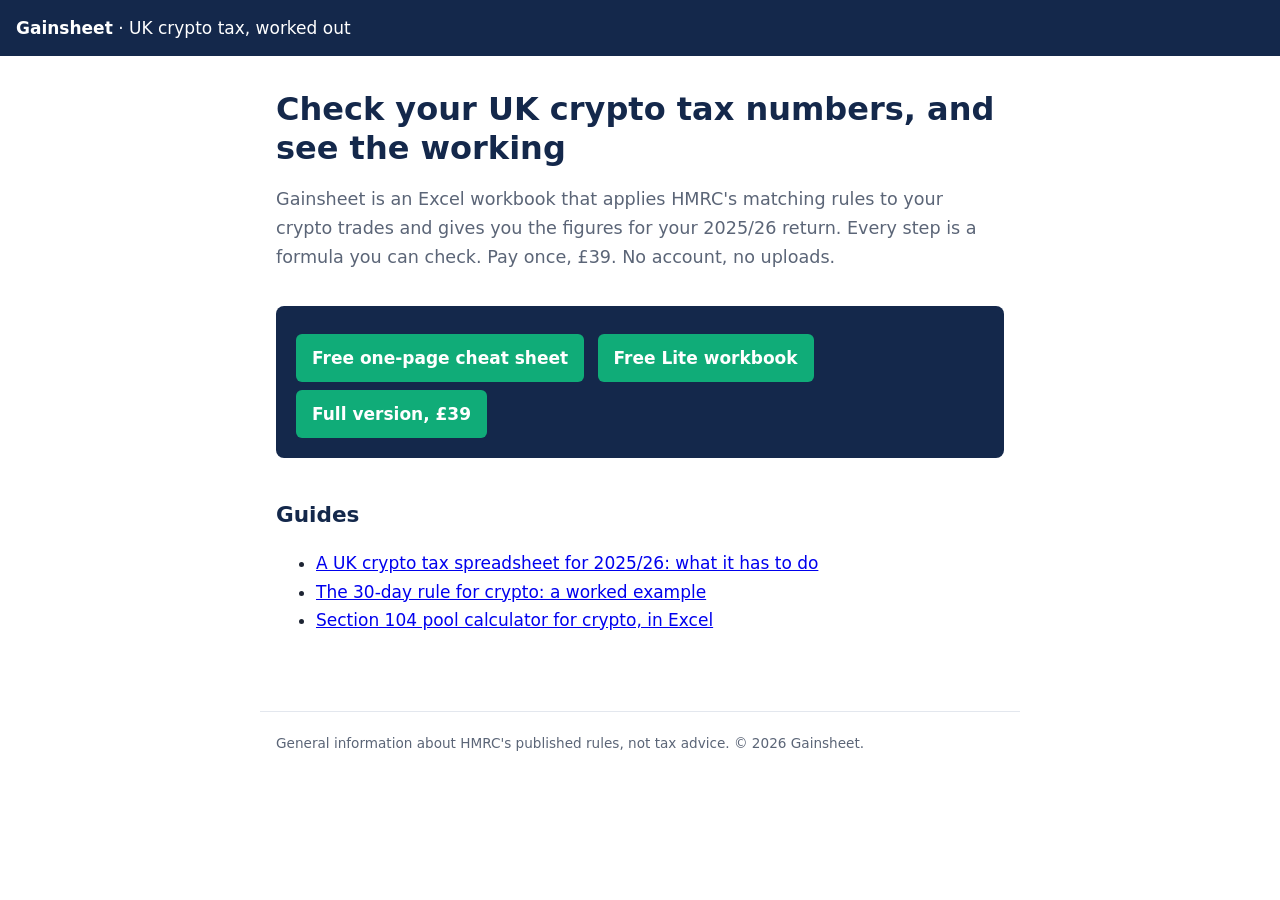
<file: index.html>
<!doctype html>
<html lang="en-GB">
<head>
<meta charset="utf-8">
<meta name="viewport" content="width=device-width,initial-scale=1">
<title>Gainsheet: UK crypto tax, worked out in Excel</title>
<meta name="description" content="An Excel workbook that applies HMRC's same-day, 30-day and Section 104 rules to your crypto trades and gives you the SA108 figures, with every step visible.">
<link rel="stylesheet" href="style.css">
<link rel="canonical" href="https://gainsheet.co.uk/">
</head>
<body>
<header><a href="index.html">Gainsheet</a> · UK crypto tax, worked out</header>
<main>
<h1>Check your UK crypto tax numbers, and see the working</h1>
<p class="lede">Gainsheet is an Excel workbook that applies HMRC's matching rules to your crypto trades and gives you the figures for your 2025/26 return. Every step is a formula you can check. Pay once, £39. No account, no uploads.</p>
<div class="cta">
<a class="btn" href="https://gainsheet.gumroad.com/l/crypto-tax-cheat-sheet">Free one-page cheat sheet</a>
<a class="btn" href="https://gainsheet.gumroad.com/l/uk-crypto-tax-free">Free Lite workbook</a>
<a class="btn" href="https://gainsheet.gumroad.com/l/uk-crypto-tax">Full version, £39</a>
</div>
<h2>Guides</h2>
<ul>
<li><a href="uk-crypto-tax-spreadsheet.html">A UK crypto tax spreadsheet for 2025/26: what it has to do</a></li>
<li><a href="crypto-30-day-rule-example.html">The 30-day rule for crypto: a worked example</a></li>
<li><a href="section-104-pool-calculator-excel.html">Section 104 pool calculator for crypto, in Excel</a></li>
</ul>
</main>
<footer>General information about HMRC's published rules, not tax advice. © 2026 Gainsheet.</footer>
</body>
</html>
</file>
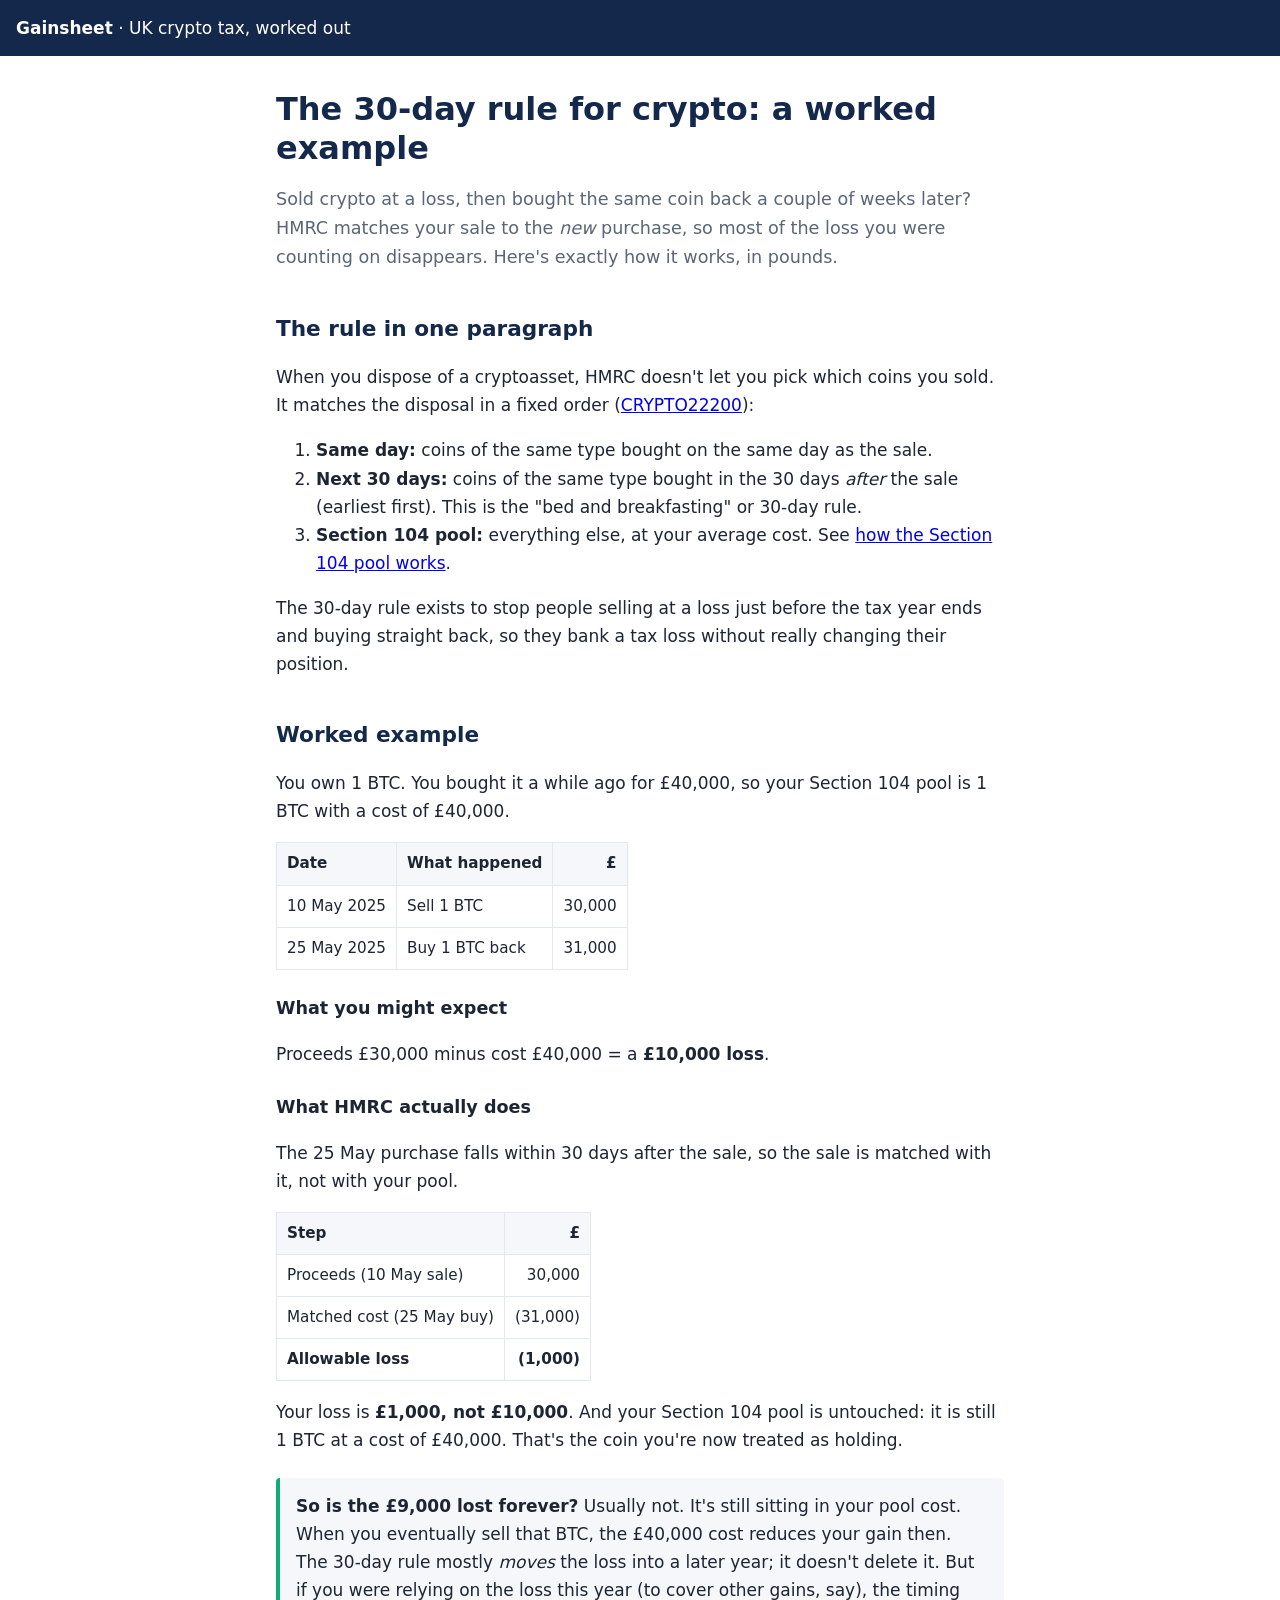
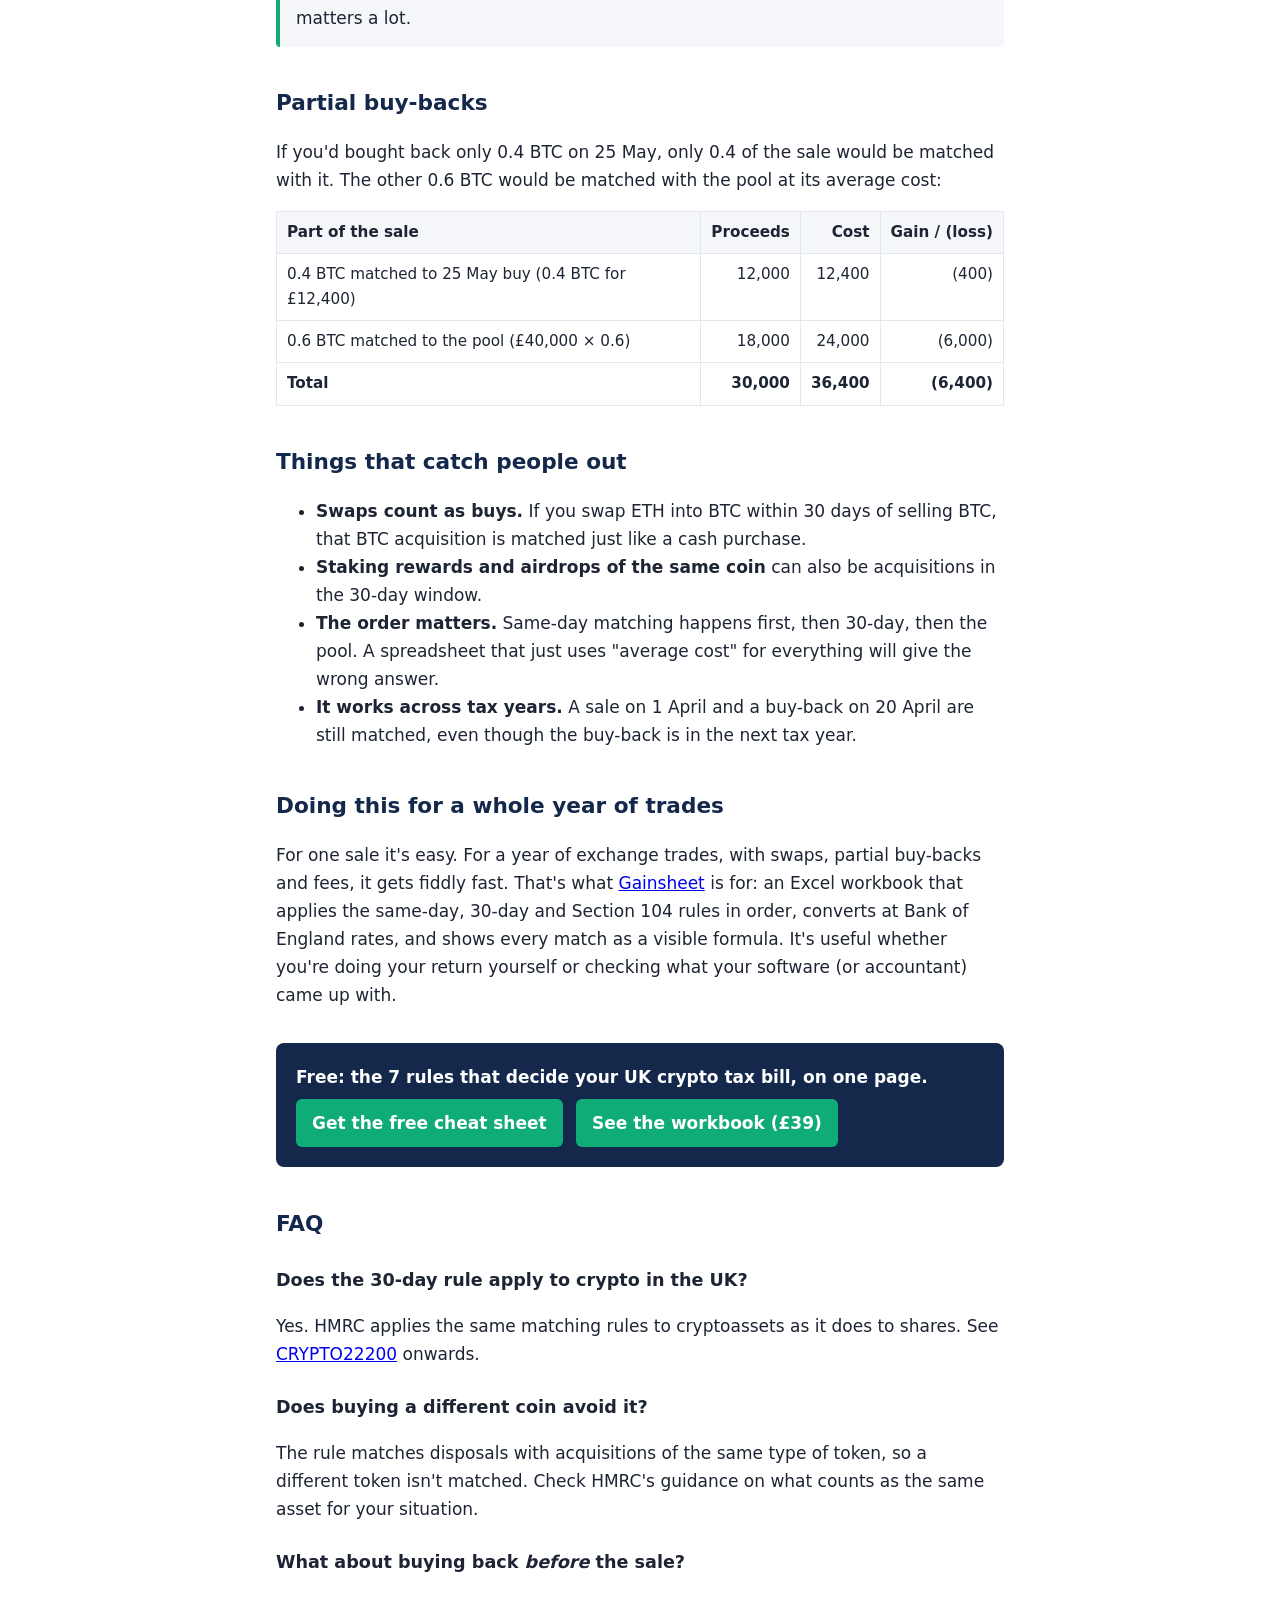
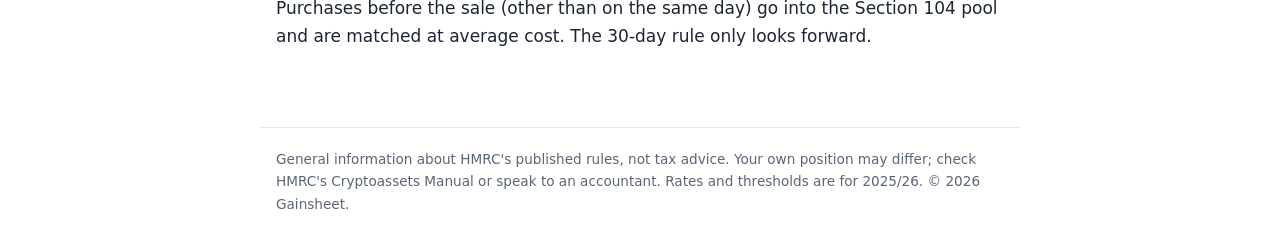
<file: crypto-30-day-rule-example.html>
<!doctype html>
<html lang="en-GB">
<head>
<meta charset="utf-8">
<meta name="viewport" content="width=device-width,initial-scale=1">
<title>The 30-day rule for crypto (UK): a worked example | Gainsheet</title>
<meta name="description" content="How HMRC's 30-day 'bed and breakfasting' rule shrinks a crypto loss when you buy back within 30 days, with a step-by-step worked example in pounds.">
<link rel="stylesheet" href="style.css">
<link rel="canonical" href="https://gainsheet.co.uk/crypto-30-day-rule-example.html">
<script type="application/ld+json">
{"@context":"https://schema.org","@type":"FAQPage","mainEntity":[
{"@type":"Question","name":"Does the 30-day rule apply to crypto in the UK?","acceptedAnswer":{"@type":"Answer","text":"Yes. HMRC applies the same matching rules to cryptoassets as to shares: same-day acquisitions first, then acquisitions in the 30 days after the disposal, then the Section 104 pool (Cryptoassets Manual CRYPTO22200 onwards)."}},
{"@type":"Question","name":"Does buying a different coin avoid the 30-day rule?","acceptedAnswer":{"@type":"Answer","text":"The rule matches disposals with acquisitions of the same type of token. Buying a different token is not matched, but check HMRC's guidance on what counts as the same asset for your position."}},
{"@type":"Question","name":"Is the loss gone for good under the 30-day rule?","acceptedAnswer":{"@type":"Answer","text":"Usually not. The loss you expected is reduced now, but the higher cost of your older holding stays in your Section 104 pool and reduces the gain when you eventually sell it."}}
]}
</script>
</head>
<body>
<header><a href="index.html">Gainsheet</a> · UK crypto tax, worked out</header>
<main>
<h1>The 30-day rule for crypto: a worked example</h1>
<p class="lede">Sold crypto at a loss, then bought the same coin back a couple of weeks later? HMRC matches your sale to the <em>new</em> purchase, so most of the loss you were counting on disappears. Here's exactly how it works, in pounds.</p>

<h2>The rule in one paragraph</h2>
<p>When you dispose of a cryptoasset, HMRC doesn't let you pick which coins you sold. It matches the disposal in a fixed order (<a href="https://www.gov.uk/hmrc-internal-manuals/cryptoassets-manual/crypto22200">CRYPTO22200</a>):</p>
<ol>
<li><strong>Same day:</strong> coins of the same type bought on the same day as the sale.</li>
<li><strong>Next 30 days:</strong> coins of the same type bought in the 30 days <em>after</em> the sale (earliest first). This is the "bed and breakfasting" or 30-day rule.</li>
<li><strong>Section 104 pool:</strong> everything else, at your average cost. See <a href="section-104-pool-calculator-excel.html">how the Section 104 pool works</a>.</li>
</ol>
<p>The 30-day rule exists to stop people selling at a loss just before the tax year ends and buying straight back, so they bank a tax loss without really changing their position.</p>

<h2>Worked example</h2>
<p>You own 1 BTC. You bought it a while ago for £40,000, so your Section 104 pool is 1 BTC with a cost of £40,000.</p>
<table>
<tr><th>Date</th><th>What happened</th><th class="n">£</th></tr>
<tr><td>10 May 2025</td><td>Sell 1 BTC</td><td class="n">30,000</td></tr>
<tr><td>25 May 2025</td><td>Buy 1 BTC back</td><td class="n">31,000</td></tr>
</table>

<h3>What you might expect</h3>
<p>Proceeds £30,000 minus cost £40,000 = a <strong>£10,000 loss</strong>.</p>

<h3>What HMRC actually does</h3>
<p>The 25 May purchase falls within 30 days after the sale, so the sale is matched with it, not with your pool.</p>
<table>
<tr><th>Step</th><th class="n">£</th></tr>
<tr><td>Proceeds (10 May sale)</td><td class="n">30,000</td></tr>
<tr><td>Matched cost (25 May buy)</td><td class="n">(31,000)</td></tr>
<tr><td><strong>Allowable loss</strong></td><td class="n"><strong>(1,000)</strong></td></tr>
</table>
<p>Your loss is <strong>£1,000, not £10,000</strong>. And your Section 104 pool is untouched: it is still 1 BTC at a cost of £40,000. That's the coin you're now treated as holding.</p>

<div class="box"><strong>So is the £9,000 lost forever?</strong> Usually not. It's still sitting in your pool cost. When you eventually sell that BTC, the £40,000 cost reduces your gain then. The 30-day rule mostly <em>moves</em> the loss into a later year; it doesn't delete it. But if you were relying on the loss this year (to cover other gains, say), the timing matters a lot.</div>

<h2>Partial buy-backs</h2>
<p>If you'd bought back only 0.4 BTC on 25 May, only 0.4 of the sale would be matched with it. The other 0.6 BTC would be matched with the pool at its average cost:</p>
<table>
<tr><th>Part of the sale</th><th class="n">Proceeds</th><th class="n">Cost</th><th class="n">Gain / (loss)</th></tr>
<tr><td>0.4 BTC matched to 25 May buy (0.4 BTC for £12,400)</td><td class="n">12,000</td><td class="n">12,400</td><td class="n">(400)</td></tr>
<tr><td>0.6 BTC matched to the pool (£40,000 × 0.6)</td><td class="n">18,000</td><td class="n">24,000</td><td class="n">(6,000)</td></tr>
<tr><td><strong>Total</strong></td><td class="n"><strong>30,000</strong></td><td class="n"><strong>36,400</strong></td><td class="n"><strong>(6,400)</strong></td></tr>
</table>

<h2>Things that catch people out</h2>
<ul>
<li><strong>Swaps count as buys.</strong> If you swap ETH into BTC within 30 days of selling BTC, that BTC acquisition is matched just like a cash purchase.</li>
<li><strong>Staking rewards and airdrops of the same coin</strong> can also be acquisitions in the 30-day window.</li>
<li><strong>The order matters.</strong> Same-day matching happens first, then 30-day, then the pool. A spreadsheet that just uses "average cost" for everything will give the wrong answer.</li>
<li><strong>It works across tax years.</strong> A sale on 1 April and a buy-back on 20 April are still matched, even though the buy-back is in the next tax year.</li>
</ul>

<h2>Doing this for a whole year of trades</h2>
<p>For one sale it's easy. For a year of exchange trades, with swaps, partial buy-backs and fees, it gets fiddly fast. That's what <a href="https://gainsheet.gumroad.com/l/uk-crypto-tax">Gainsheet</a> is for: an Excel workbook that applies the same-day, 30-day and Section 104 rules in order, converts at Bank of England rates, and shows every match as a visible formula. It's useful whether you're doing your return yourself or checking what your software (or accountant) came up with.</p>

<div class="cta">
<strong>Free: the 7 rules that decide your UK crypto tax bill, on one page.</strong><br>
<a class="btn" href="https://gainsheet.gumroad.com/l/crypto-tax-cheat-sheet">Get the free cheat sheet</a>
<a class="btn" href="https://gainsheet.gumroad.com/l/uk-crypto-tax">See the workbook (£39)</a>
</div>

<h2>FAQ</h2>
<h3>Does the 30-day rule apply to crypto in the UK?</h3>
<p>Yes. HMRC applies the same matching rules to cryptoassets as it does to shares. See <a href="https://www.gov.uk/hmrc-internal-manuals/cryptoassets-manual/crypto22200">CRYPTO22200</a> onwards.</p>
<h3>Does buying a different coin avoid it?</h3>
<p>The rule matches disposals with acquisitions of the same type of token, so a different token isn't matched. Check HMRC's guidance on what counts as the same asset for your situation.</p>
<h3>What about buying back <em>before</em> the sale?</h3>
<p>Purchases before the sale (other than on the same day) go into the Section 104 pool and are matched at average cost. The 30-day rule only looks forward.</p>
</main>
<footer>General information about HMRC's published rules, not tax advice. Your own position may differ; check HMRC's Cryptoassets Manual or speak to an accountant. Rates and thresholds are for 2025/26. © 2026 Gainsheet.</footer>
</body>
</html>
</file>
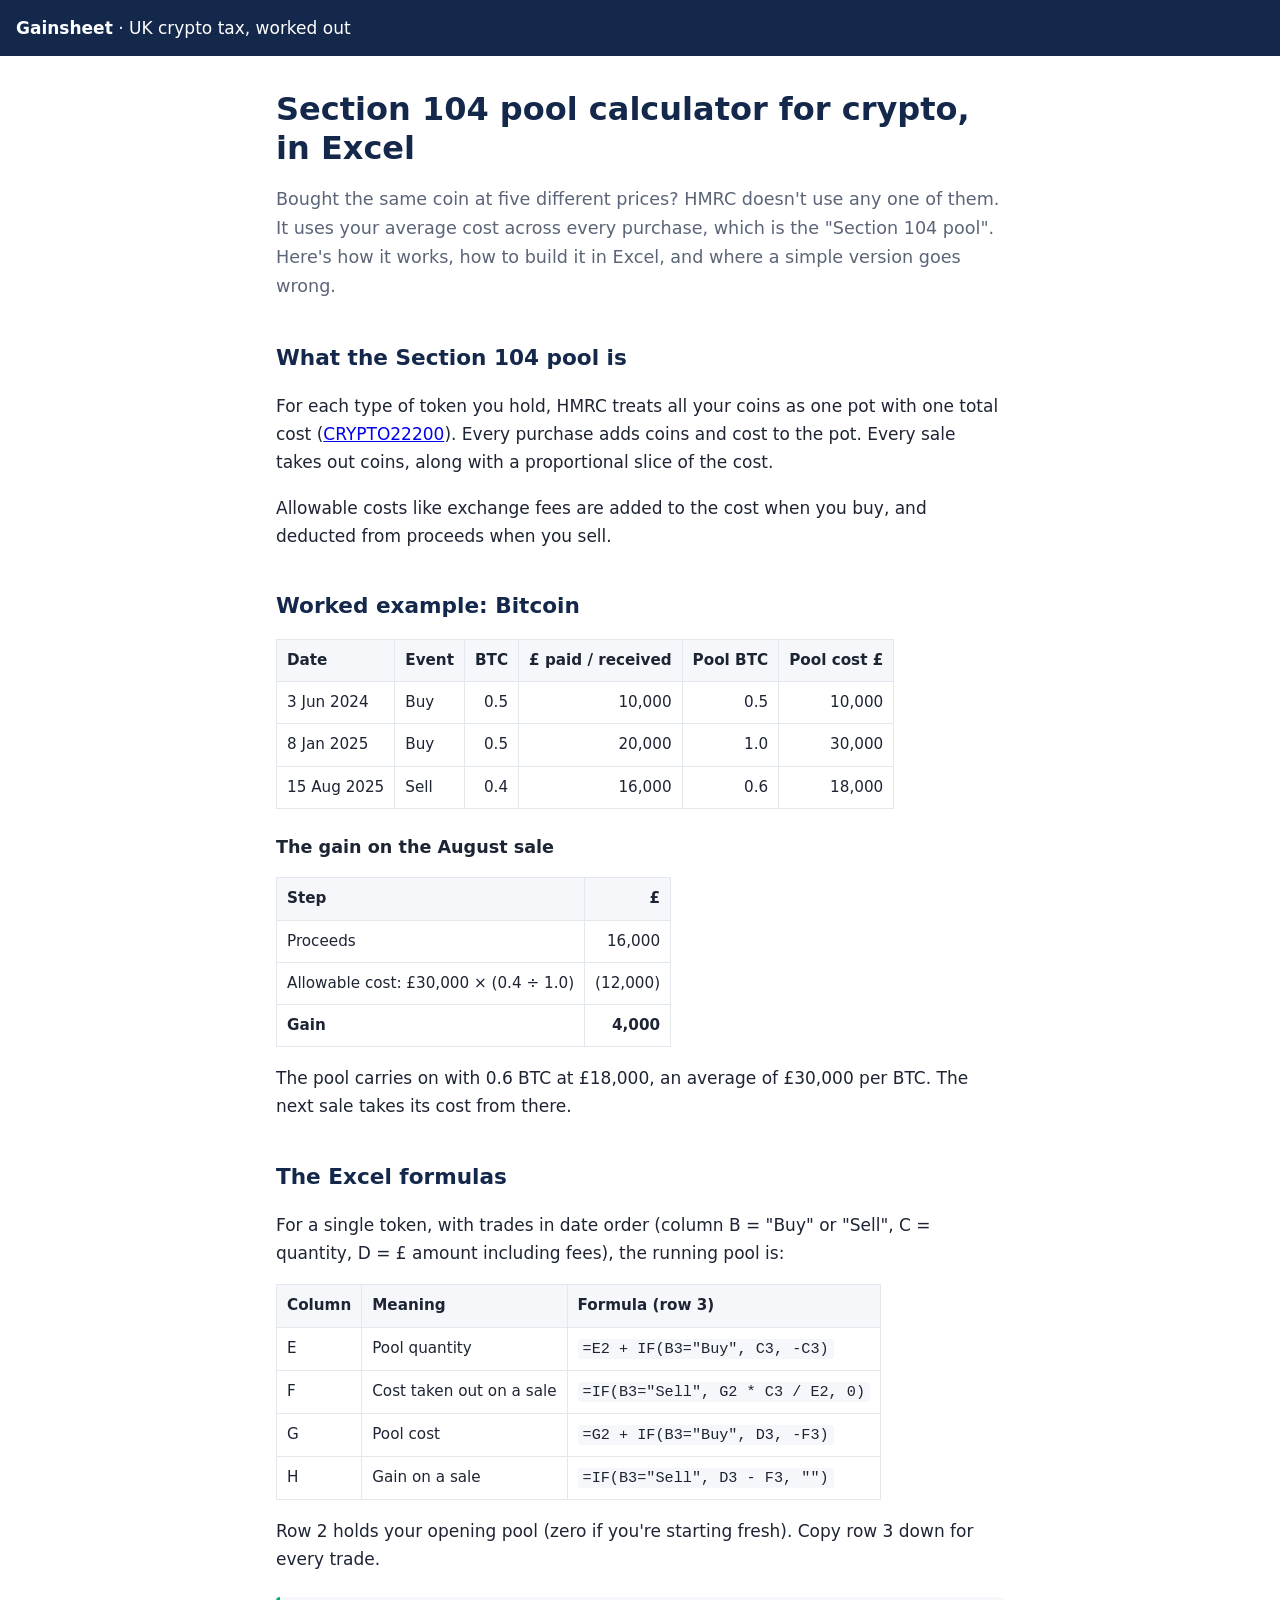
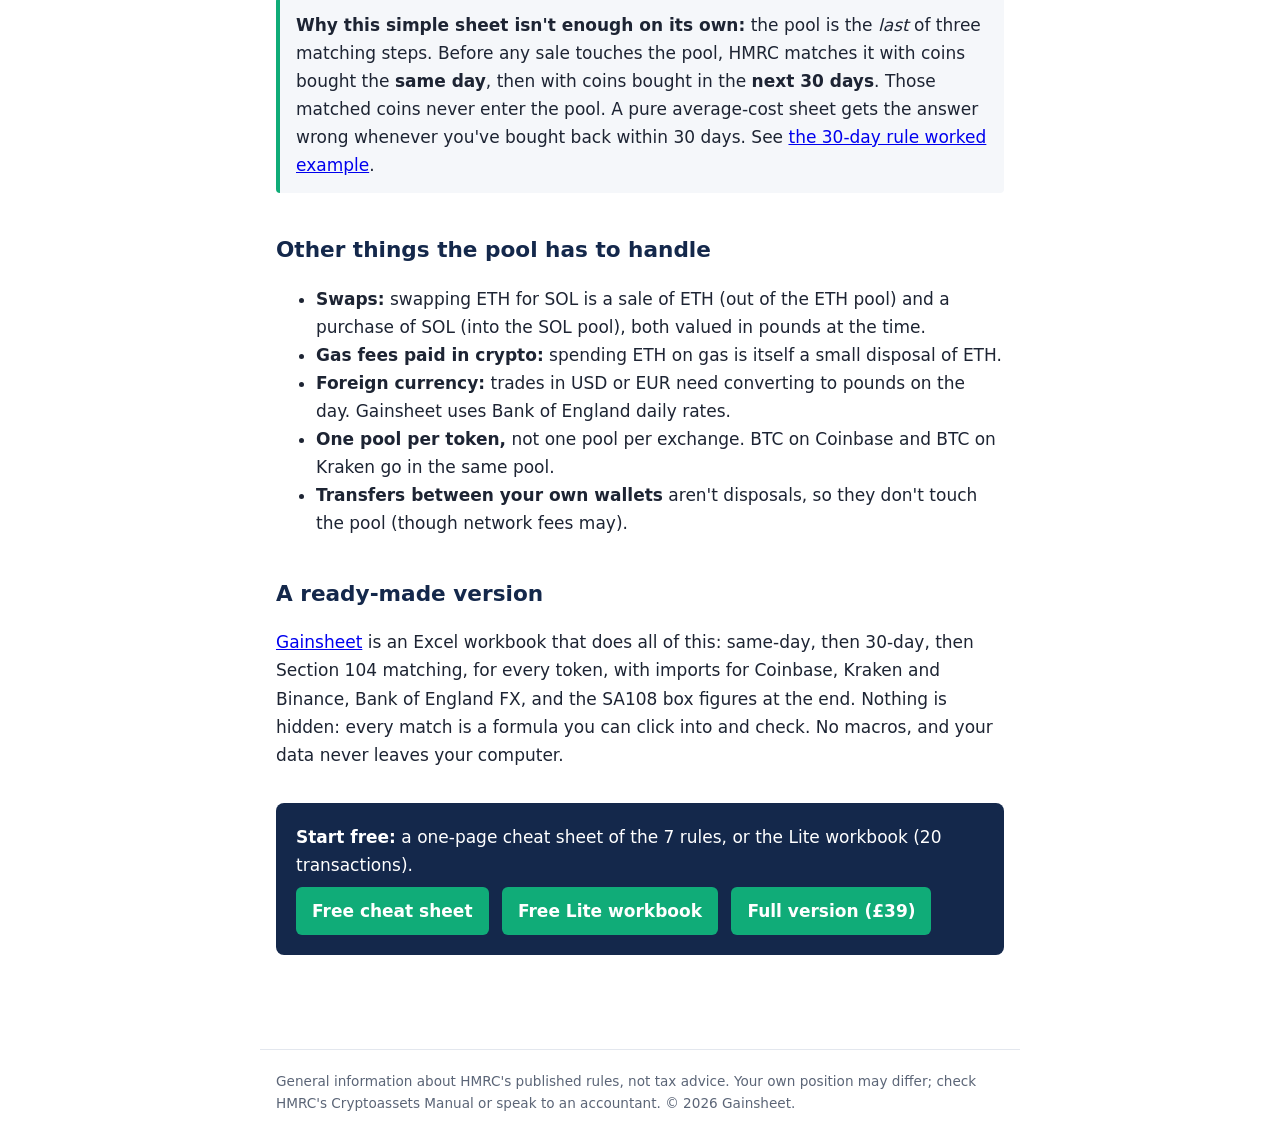
<file: section-104-pool-calculator-excel.html>
<!doctype html>
<html lang="en-GB">
<head>
<meta charset="utf-8">
<meta name="viewport" content="width=device-width,initial-scale=1">
<title>Section 104 pool calculator for crypto in Excel (UK) | Gainsheet</title>
<meta name="description" content="How the Section 104 pool works for UK crypto, with a worked Bitcoin example, the Excel formulas behind it, and where a simple average-cost sheet goes wrong.">
<link rel="stylesheet" href="style.css">
<link rel="canonical" href="https://gainsheet.co.uk/section-104-pool-calculator-excel.html">
</head>
<body>
<header><a href="index.html">Gainsheet</a> · UK crypto tax, worked out</header>
<main>
<h1>Section 104 pool calculator for crypto, in Excel</h1>
<p class="lede">Bought the same coin at five different prices? HMRC doesn't use any one of them. It uses your average cost across every purchase, which is the "Section 104 pool". Here's how it works, how to build it in Excel, and where a simple version goes wrong.</p>

<h2>What the Section 104 pool is</h2>
<p>For each type of token you hold, HMRC treats all your coins as one pot with one total cost (<a href="https://www.gov.uk/hmrc-internal-manuals/cryptoassets-manual/crypto22200">CRYPTO22200</a>). Every purchase adds coins and cost to the pot. Every sale takes out coins, along with a proportional slice of the cost.</p>
<p>Allowable costs like exchange fees are added to the cost when you buy, and deducted from proceeds when you sell.</p>

<h2>Worked example: Bitcoin</h2>
<table>
<tr><th>Date</th><th>Event</th><th class="n">BTC</th><th class="n">£ paid / received</th><th class="n">Pool BTC</th><th class="n">Pool cost £</th></tr>
<tr><td>3 Jun 2024</td><td>Buy</td><td class="n">0.5</td><td class="n">10,000</td><td class="n">0.5</td><td class="n">10,000</td></tr>
<tr><td>8 Jan 2025</td><td>Buy</td><td class="n">0.5</td><td class="n">20,000</td><td class="n">1.0</td><td class="n">30,000</td></tr>
<tr><td>15 Aug 2025</td><td>Sell</td><td class="n">0.4</td><td class="n">16,000</td><td class="n">0.6</td><td class="n">18,000</td></tr>
</table>

<h3>The gain on the August sale</h3>
<table>
<tr><th>Step</th><th class="n">£</th></tr>
<tr><td>Proceeds</td><td class="n">16,000</td></tr>
<tr><td>Allowable cost: £30,000 × (0.4 ÷ 1.0)</td><td class="n">(12,000)</td></tr>
<tr><td><strong>Gain</strong></td><td class="n"><strong>4,000</strong></td></tr>
</table>
<p>The pool carries on with 0.6 BTC at £18,000, an average of £30,000 per BTC. The next sale takes its cost from there.</p>

<h2>The Excel formulas</h2>
<p>For a single token, with trades in date order (column B = "Buy" or "Sell", C = quantity, D = £ amount including fees), the running pool is:</p>
<table>
<tr><th>Column</th><th>Meaning</th><th>Formula (row 3)</th></tr>
<tr><td>E</td><td>Pool quantity</td><td><code>=E2 + IF(B3="Buy", C3, -C3)</code></td></tr>
<tr><td>F</td><td>Cost taken out on a sale</td><td><code>=IF(B3="Sell", G2 * C3 / E2, 0)</code></td></tr>
<tr><td>G</td><td>Pool cost</td><td><code>=G2 + IF(B3="Buy", D3, -F3)</code></td></tr>
<tr><td>H</td><td>Gain on a sale</td><td><code>=IF(B3="Sell", D3 - F3, "")</code></td></tr>
</table>
<p>Row 2 holds your opening pool (zero if you're starting fresh). Copy row 3 down for every trade.</p>

<div class="box"><strong>Why this simple sheet isn't enough on its own:</strong> the pool is the <em>last</em> of three matching steps. Before any sale touches the pool, HMRC matches it with coins bought the <strong>same day</strong>, then with coins bought in the <strong>next 30 days</strong>. Those matched coins never enter the pool. A pure average-cost sheet gets the answer wrong whenever you've bought back within 30 days. See <a href="crypto-30-day-rule-example.html">the 30-day rule worked example</a>.</div>

<h2>Other things the pool has to handle</h2>
<ul>
<li><strong>Swaps:</strong> swapping ETH for SOL is a sale of ETH (out of the ETH pool) and a purchase of SOL (into the SOL pool), both valued in pounds at the time.</li>
<li><strong>Gas fees paid in crypto:</strong> spending ETH on gas is itself a small disposal of ETH.</li>
<li><strong>Foreign currency:</strong> trades in USD or EUR need converting to pounds on the day. Gainsheet uses Bank of England daily rates.</li>
<li><strong>One pool per token,</strong> not one pool per exchange. BTC on Coinbase and BTC on Kraken go in the same pool.</li>
<li><strong>Transfers between your own wallets</strong> aren't disposals, so they don't touch the pool (though network fees may).</li>
</ul>

<h2>A ready-made version</h2>
<p><a href="https://gainsheet.gumroad.com/l/uk-crypto-tax">Gainsheet</a> is an Excel workbook that does all of this: same-day, then 30-day, then Section 104 matching, for every token, with imports for Coinbase, Kraken and Binance, Bank of England FX, and the SA108 box figures at the end. Nothing is hidden: every match is a formula you can click into and check. No macros, and your data never leaves your computer.</p>

<div class="cta">
<strong>Start free:</strong> a one-page cheat sheet of the 7 rules, or the Lite workbook (20 transactions).<br>
<a class="btn" href="https://gainsheet.gumroad.com/l/crypto-tax-cheat-sheet">Free cheat sheet</a>
<a class="btn" href="https://gainsheet.gumroad.com/l/uk-crypto-tax-free">Free Lite workbook</a>
<a class="btn" href="https://gainsheet.gumroad.com/l/uk-crypto-tax">Full version (£39)</a>
</div>
</main>
<footer>General information about HMRC's published rules, not tax advice. Your own position may differ; check HMRC's Cryptoassets Manual or speak to an accountant. © 2026 Gainsheet.</footer>
</body>
</html>
</file>
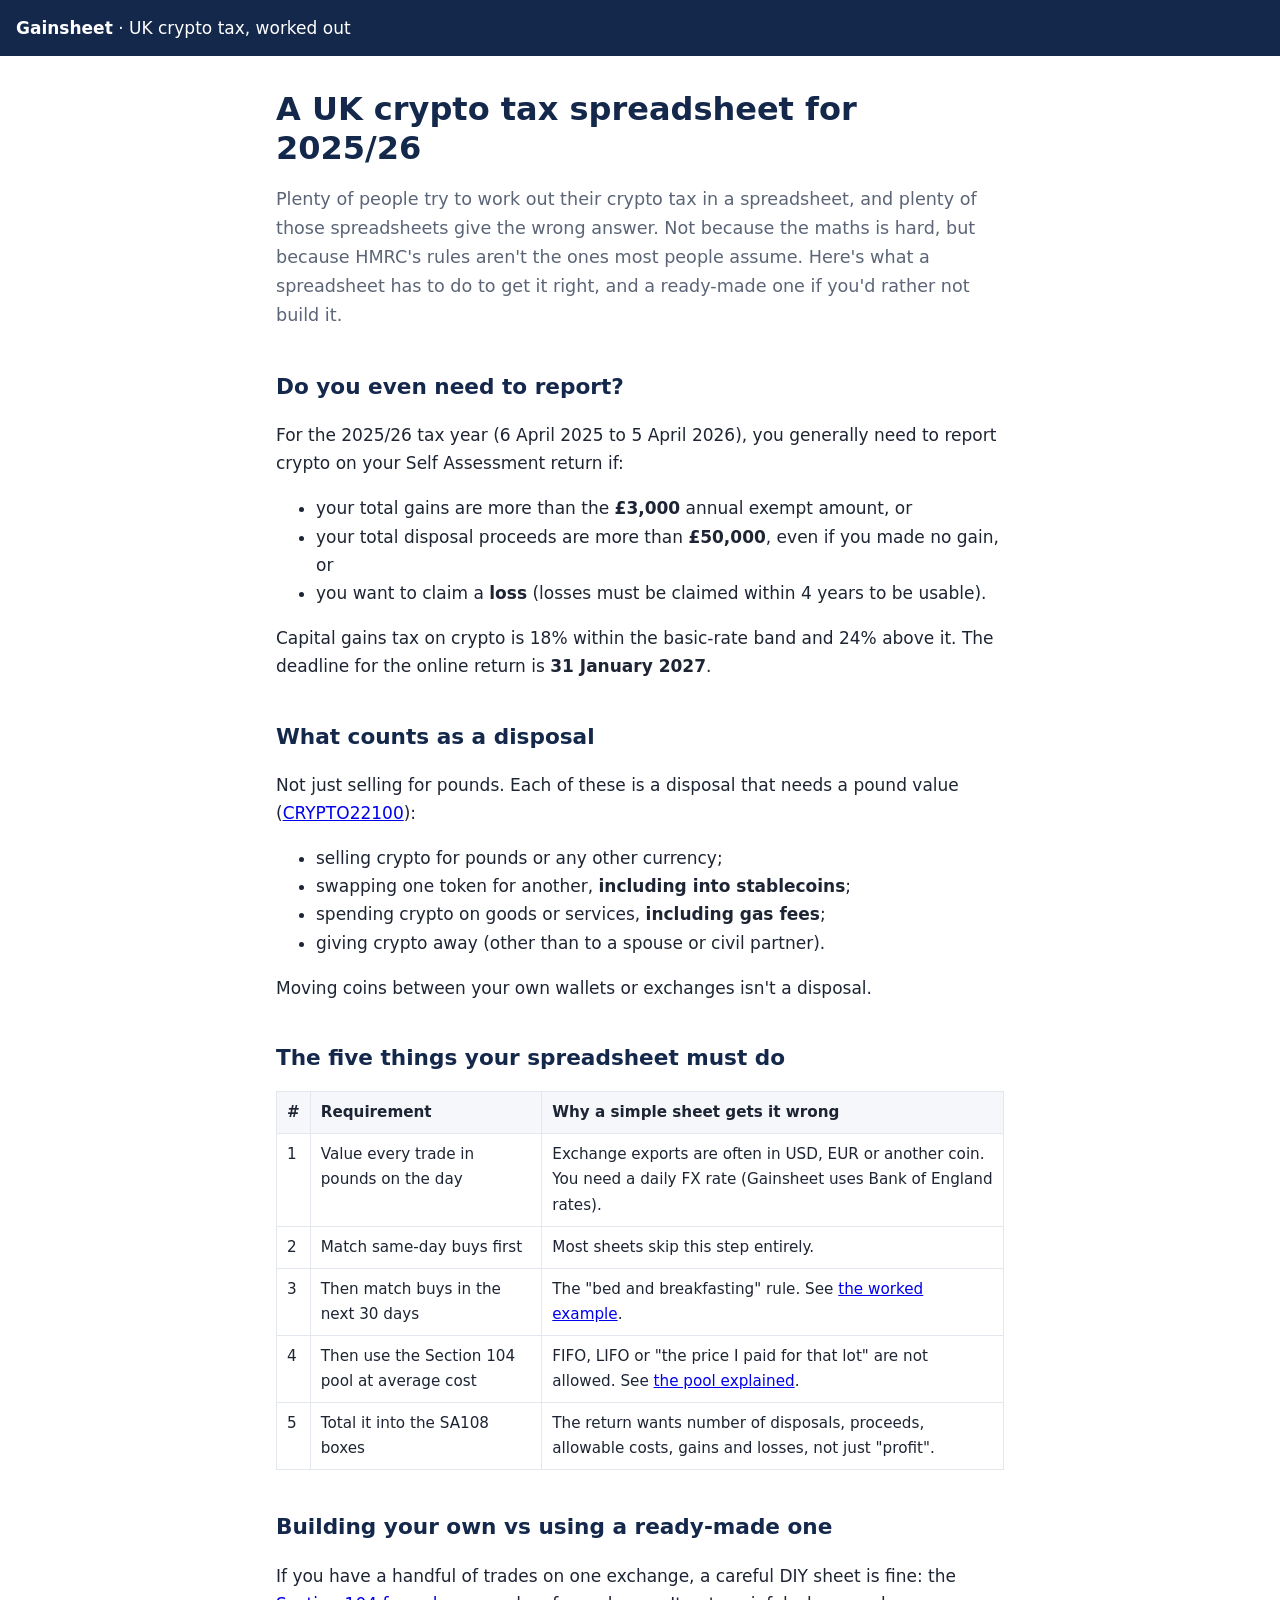
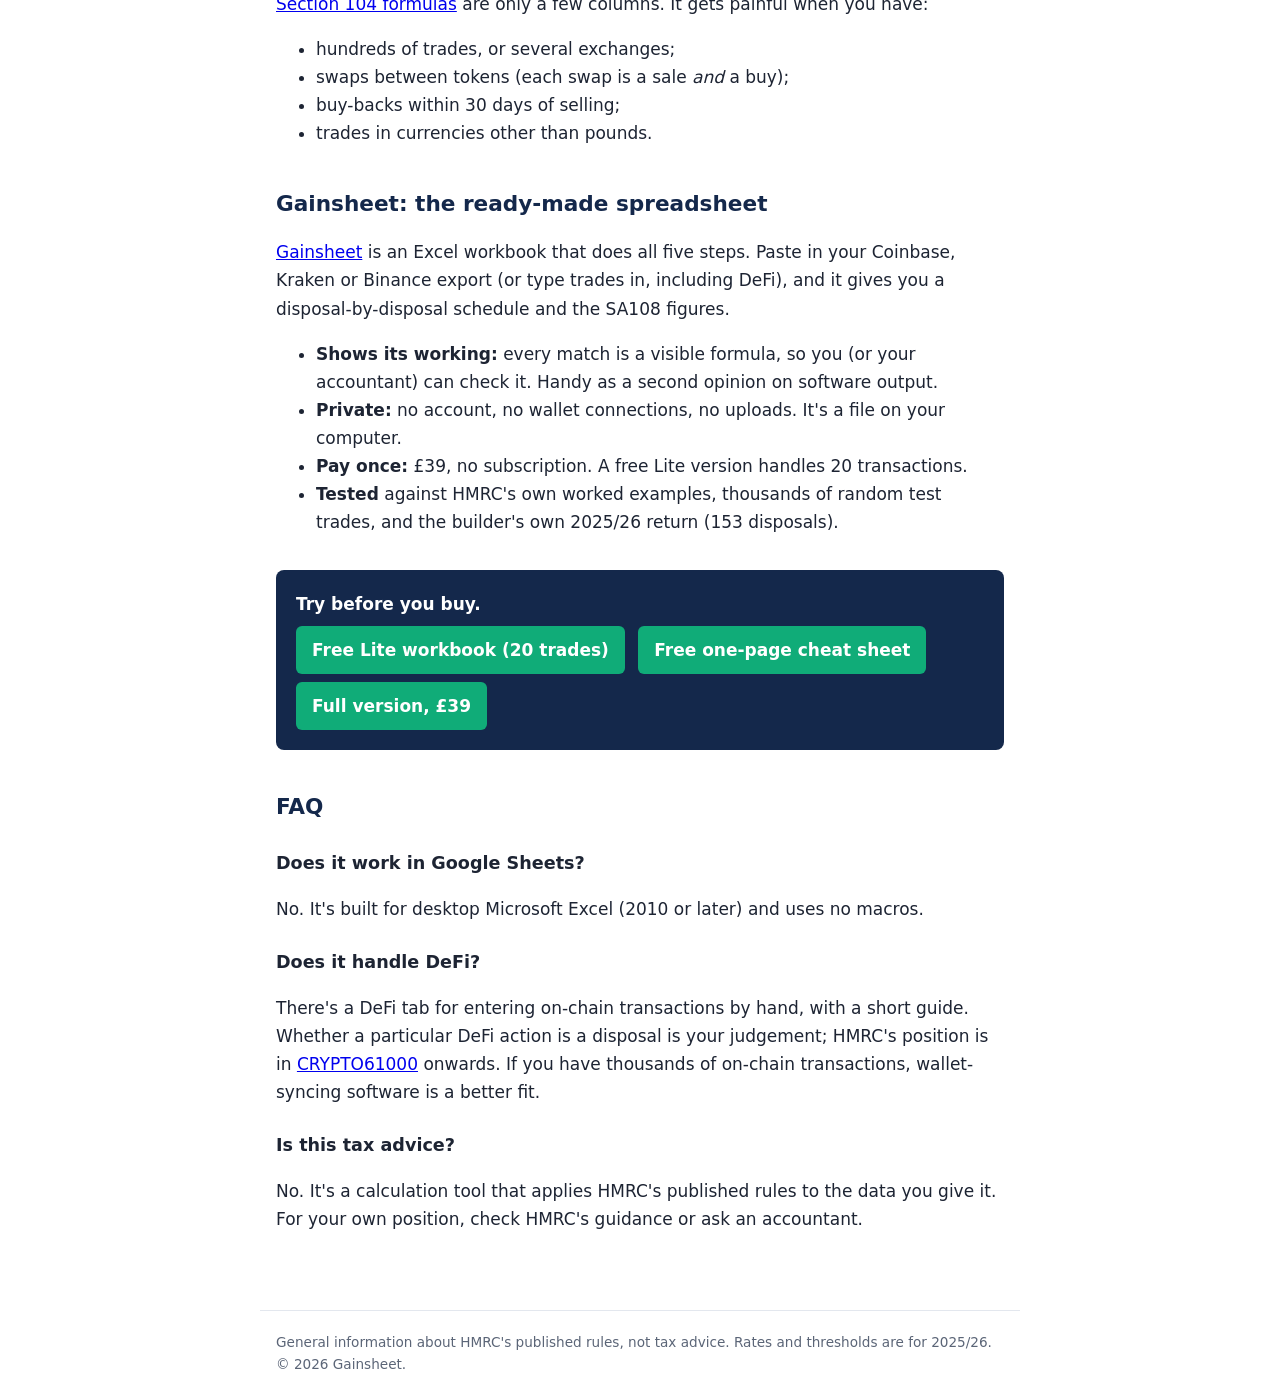
<file: uk-crypto-tax-spreadsheet.html>
<!doctype html>
<html lang="en-GB">
<head>
<meta charset="utf-8">
<meta name="viewport" content="width=device-width,initial-scale=1">
<title>UK crypto tax spreadsheet (Excel) for 2025/26 | Gainsheet</title>
<meta name="description" content="What a UK crypto tax spreadsheet has to do to get your capital gains right for 2025/26: HMRC's matching rules, pound values, the £3,000 allowance and the SA108 figures.">
<link rel="stylesheet" href="style.css">
<link rel="canonical" href="https://gainsheet.co.uk/uk-crypto-tax-spreadsheet.html">
</head>
<body>
<header><a href="index.html">Gainsheet</a> · UK crypto tax, worked out</header>
<main>
<h1>A UK crypto tax spreadsheet for 2025/26</h1>
<p class="lede">Plenty of people try to work out their crypto tax in a spreadsheet, and plenty of those spreadsheets give the wrong answer. Not because the maths is hard, but because HMRC's rules aren't the ones most people assume. Here's what a spreadsheet has to do to get it right, and a ready-made one if you'd rather not build it.</p>

<h2>Do you even need to report?</h2>
<p>For the 2025/26 tax year (6 April 2025 to 5 April 2026), you generally need to report crypto on your Self Assessment return if:</p>
<ul>
<li>your total gains are more than the <strong>£3,000</strong> annual exempt amount, or</li>
<li>your total disposal proceeds are more than <strong>£50,000</strong>, even if you made no gain, or</li>
<li>you want to claim a <strong>loss</strong> (losses must be claimed within 4 years to be usable).</li>
</ul>
<p>Capital gains tax on crypto is 18% within the basic-rate band and 24% above it. The deadline for the online return is <strong>31 January 2027</strong>.</p>

<h2>What counts as a disposal</h2>
<p>Not just selling for pounds. Each of these is a disposal that needs a pound value (<a href="https://www.gov.uk/hmrc-internal-manuals/cryptoassets-manual/crypto22100">CRYPTO22100</a>):</p>
<ul>
<li>selling crypto for pounds or any other currency;</li>
<li>swapping one token for another, <strong>including into stablecoins</strong>;</li>
<li>spending crypto on goods or services, <strong>including gas fees</strong>;</li>
<li>giving crypto away (other than to a spouse or civil partner).</li>
</ul>
<p>Moving coins between your own wallets or exchanges isn't a disposal.</p>

<h2>The five things your spreadsheet must do</h2>
<table>
<tr><th>#</th><th>Requirement</th><th>Why a simple sheet gets it wrong</th></tr>
<tr><td>1</td><td>Value every trade in pounds on the day</td><td>Exchange exports are often in USD, EUR or another coin. You need a daily FX rate (Gainsheet uses Bank of England rates).</td></tr>
<tr><td>2</td><td>Match same-day buys first</td><td>Most sheets skip this step entirely.</td></tr>
<tr><td>3</td><td>Then match buys in the next 30 days</td><td>The "bed and breakfasting" rule. See <a href="crypto-30-day-rule-example.html">the worked example</a>.</td></tr>
<tr><td>4</td><td>Then use the Section 104 pool at average cost</td><td>FIFO, LIFO or "the price I paid for that lot" are not allowed. See <a href="section-104-pool-calculator-excel.html">the pool explained</a>.</td></tr>
<tr><td>5</td><td>Total it into the SA108 boxes</td><td>The return wants number of disposals, proceeds, allowable costs, gains and losses, not just "profit".</td></tr>
</table>

<h2>Building your own vs using a ready-made one</h2>
<p>If you have a handful of trades on one exchange, a careful DIY sheet is fine: the <a href="section-104-pool-calculator-excel.html">Section 104 formulas</a> are only a few columns. It gets painful when you have:</p>
<ul>
<li>hundreds of trades, or several exchanges;</li>
<li>swaps between tokens (each swap is a sale <em>and</em> a buy);</li>
<li>buy-backs within 30 days of selling;</li>
<li>trades in currencies other than pounds.</li>
</ul>

<h2>Gainsheet: the ready-made spreadsheet</h2>
<p><a href="https://gainsheet.gumroad.com/l/uk-crypto-tax">Gainsheet</a> is an Excel workbook that does all five steps. Paste in your Coinbase, Kraken or Binance export (or type trades in, including DeFi), and it gives you a disposal-by-disposal schedule and the SA108 figures.</p>
<ul>
<li><strong>Shows its working:</strong> every match is a visible formula, so you (or your accountant) can check it. Handy as a second opinion on software output.</li>
<li><strong>Private:</strong> no account, no wallet connections, no uploads. It's a file on your computer.</li>
<li><strong>Pay once:</strong> £39, no subscription. A free Lite version handles 20 transactions.</li>
<li><strong>Tested</strong> against HMRC's own worked examples, thousands of random test trades, and the builder's own 2025/26 return (153 disposals).</li>
</ul>

<div class="cta">
<strong>Try before you buy.</strong><br>
<a class="btn" href="https://gainsheet.gumroad.com/l/uk-crypto-tax-free">Free Lite workbook (20 trades)</a>
<a class="btn" href="https://gainsheet.gumroad.com/l/crypto-tax-cheat-sheet">Free one-page cheat sheet</a>
<a class="btn" href="https://gainsheet.gumroad.com/l/uk-crypto-tax">Full version, £39</a>
</div>

<h2>FAQ</h2>
<h3>Does it work in Google Sheets?</h3>
<p>No. It's built for desktop Microsoft Excel (2010 or later) and uses no macros.</p>
<h3>Does it handle DeFi?</h3>
<p>There's a DeFi tab for entering on-chain transactions by hand, with a short guide. Whether a particular DeFi action is a disposal is your judgement; HMRC's position is in <a href="https://www.gov.uk/hmrc-internal-manuals/cryptoassets-manual/crypto61000">CRYPTO61000</a> onwards. If you have thousands of on-chain transactions, wallet-syncing software is a better fit.</p>
<h3>Is this tax advice?</h3>
<p>No. It's a calculation tool that applies HMRC's published rules to the data you give it. For your own position, check HMRC's guidance or ask an accountant.</p>
</main>
<footer>General information about HMRC's published rules, not tax advice. Rates and thresholds are for 2025/26. © 2026 Gainsheet.</footer>
</body>
</html>
</file>
<file: style.css>
:root{--navy:#14284b;--green:#10ac78;--ink:#1d2433;--muted:#5b6577;--line:#e3e7ee;--bg:#fff;--soft:#f5f7fa}
*{box-sizing:border-box}
body{margin:0;font-family:Inter,system-ui,-apple-system,"Segoe UI",sans-serif;color:var(--ink);background:var(--bg);line-height:1.65;font-size:17px}
header{background:var(--navy);color:#fff;padding:14px 16px}
header a{color:#fff;text-decoration:none;font-weight:700}
main{max-width:760px;margin:0 auto;padding:28px 16px 60px}
h1{font-size:2rem;line-height:1.2;margin:.2em 0 .4em;color:var(--navy)}
h2{font-size:1.35rem;margin:1.8em 0 .5em;color:var(--navy)}
h3{font-size:1.1rem;margin:1.4em 0 .4em}
.lede{font-size:1.1rem;color:var(--muted)}
table{border-collapse:collapse;width:100%;margin:1em 0;font-size:.95rem;display:block;overflow-x:auto}
th,td{border:1px solid var(--line);padding:8px 10px;text-align:left;vertical-align:top}
th{background:var(--soft)}
td.n,th.n{text-align:right;white-space:nowrap}
.box{background:var(--soft);border-left:4px solid var(--green);padding:14px 16px;margin:1.4em 0;border-radius:4px}
.cta{background:var(--navy);color:#fff;padding:20px;border-radius:8px;margin:2em 0}
.cta a{color:#fff;font-weight:700}
.btn{display:inline-block;background:var(--green);color:#fff!important;text-decoration:none;padding:10px 16px;border-radius:6px;margin:8px 8px 0 0}
footer{border-top:1px solid var(--line);color:var(--muted);font-size:.85rem;padding:20px 16px;max-width:760px;margin:0 auto}
code{background:var(--soft);padding:1px 5px;border-radius:3px}
</file>
